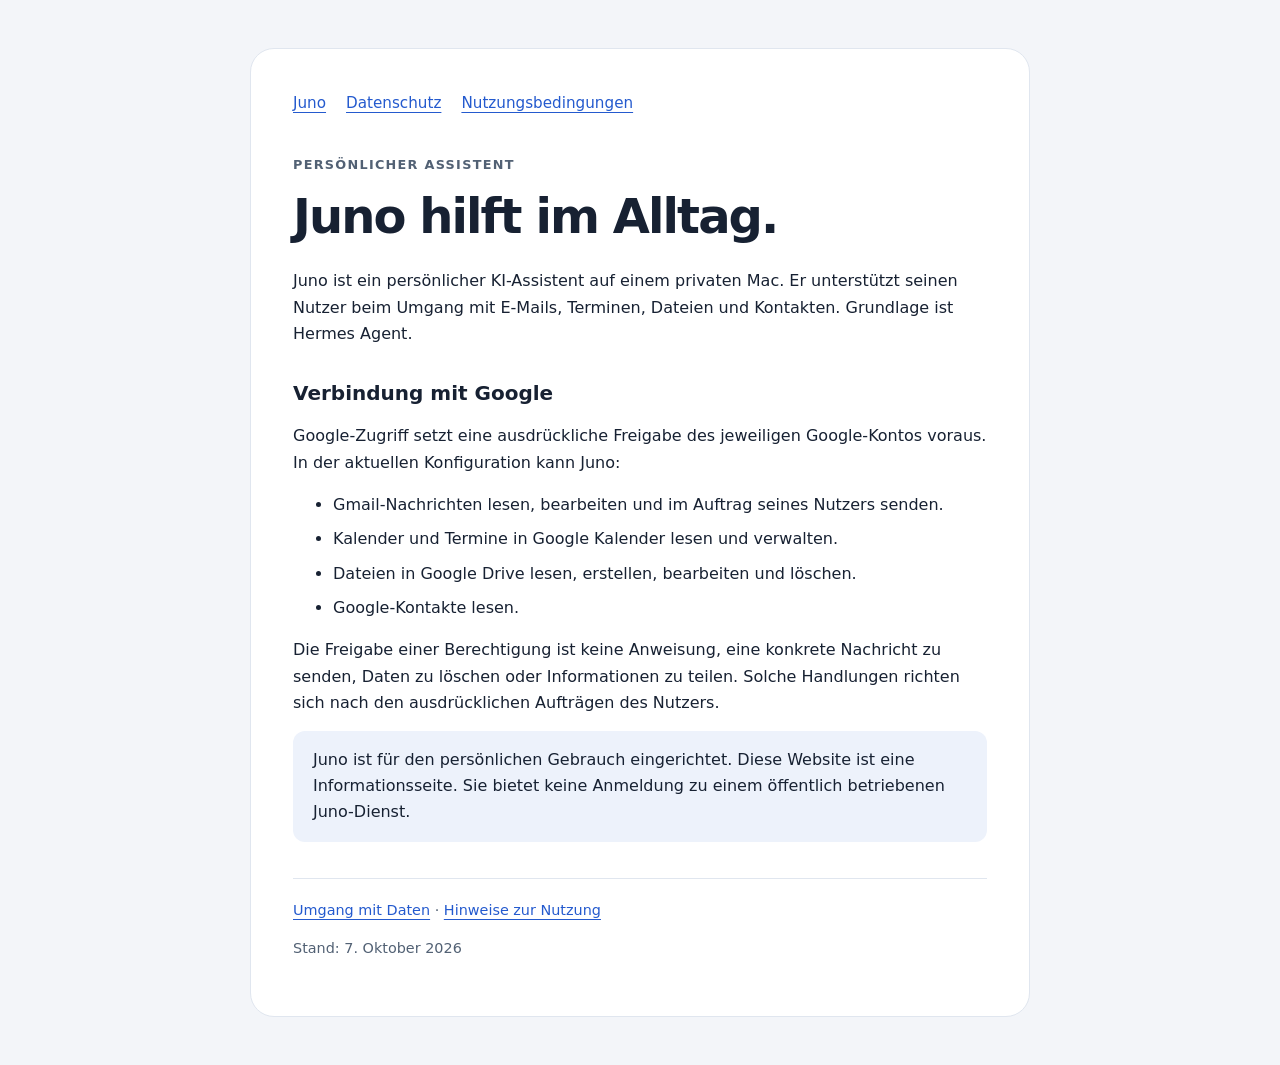
<file: index.html>
<!doctype html>
<html lang="de"><head><meta charset="utf-8"><meta name="viewport" content="width=device-width,initial-scale=1"><meta name="description" content="Juno ist ein persönlicher Assistent auf einem privaten Mac mit ausdrücklich freigegebenem Zugriff auf Google-Dienste."><title>Juno · Persönlicher Assistent</title><link rel="stylesheet" href="styles.css"></head><body><main>
<nav aria-label="Navigation"><a href="index.html" aria-current="page">Juno</a><a href="datenschutz.html">Datenschutz</a><a href="nutzung.html">Nutzungsbedingungen</a></nav>
<p class="label">Persönlicher Assistent</p><h1>Juno hilft im Alltag.</h1>
<p>Juno ist ein persönlicher KI-Assistent auf einem privaten Mac. Er unterstützt seinen Nutzer beim Umgang mit E-Mails, Terminen, Dateien und Kontakten. Grundlage ist Hermes Agent.</p>
<h2>Verbindung mit Google</h2>
<p>Google-Zugriff setzt eine ausdrückliche Freigabe des jeweiligen Google-Kontos voraus. In der aktuellen Konfiguration kann Juno:</p>
<ul><li>Gmail-Nachrichten lesen, bearbeiten und im Auftrag seines Nutzers senden.</li><li>Kalender und Termine in Google Kalender lesen und verwalten.</li><li>Dateien in Google Drive lesen, erstellen, bearbeiten und löschen.</li><li>Google-Kontakte lesen.</li></ul>
<p>Die Freigabe einer Berechtigung ist keine Anweisung, eine konkrete Nachricht zu senden, Daten zu löschen oder Informationen zu teilen. Solche Handlungen richten sich nach den ausdrücklichen Aufträgen des Nutzers.</p>
<p class="note">Juno ist für den persönlichen Gebrauch eingerichtet. Diese Website ist eine Informationsseite. Sie bietet keine Anmeldung zu einem öffentlich betriebenen Juno-Dienst.</p>
<footer><a href="datenschutz.html">Umgang mit Daten</a> · <a href="nutzung.html">Hinweise zur Nutzung</a><p>Stand: 7. Oktober 2026</p></footer>
</main></body></html>
</file>
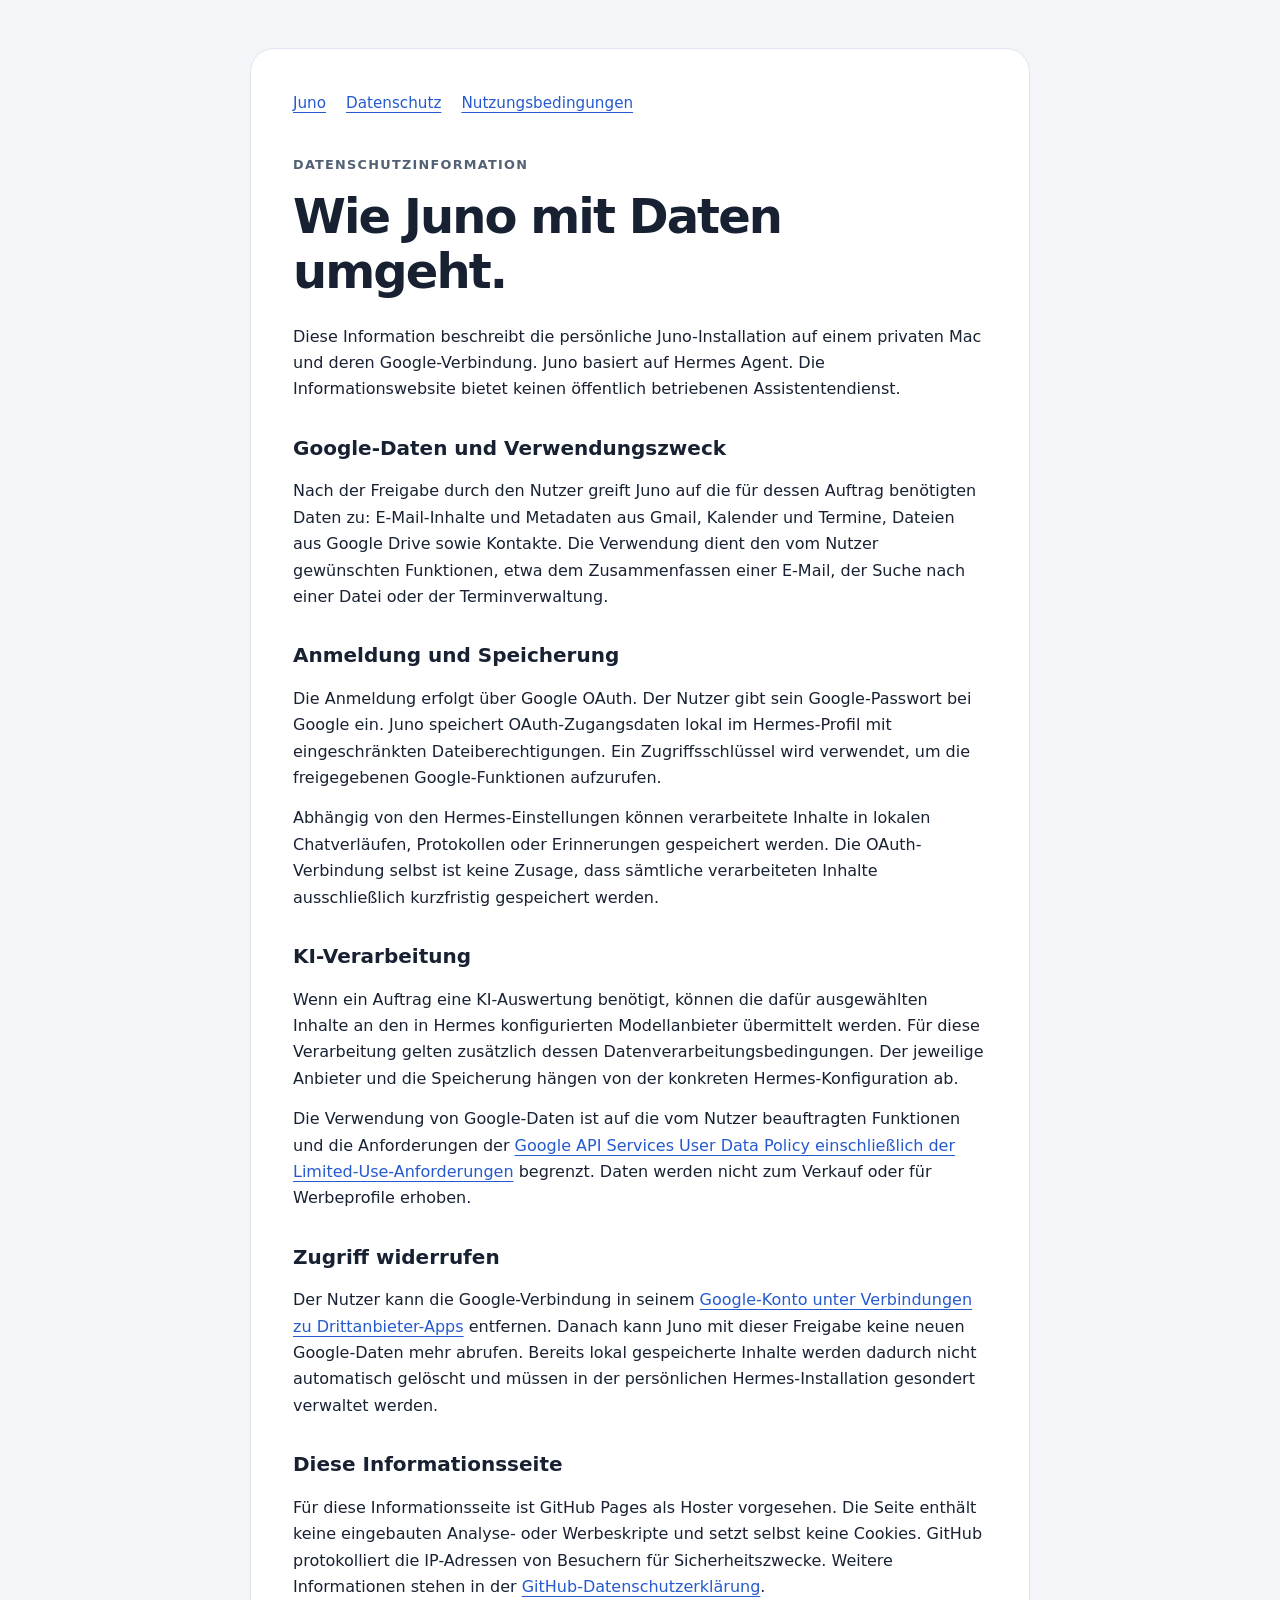
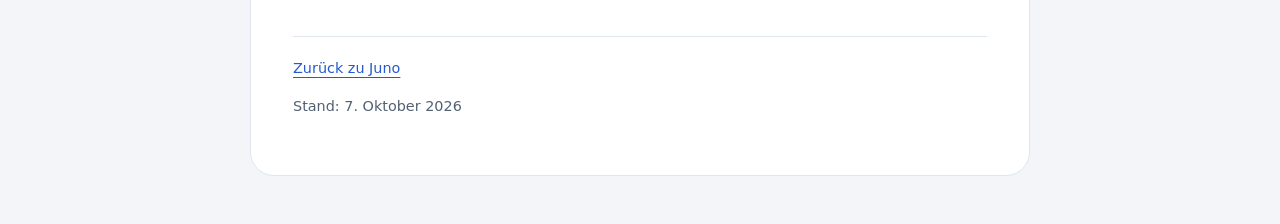
<file: datenschutz.html>
<!doctype html>
<html lang="de"><head><meta charset="utf-8"><meta name="viewport" content="width=device-width,initial-scale=1"><title>Juno · Datenschutz</title><link rel="stylesheet" href="styles.css"></head><body><main>
<nav aria-label="Navigation"><a href="index.html">Juno</a><a href="datenschutz.html" aria-current="page">Datenschutz</a><a href="nutzung.html">Nutzungsbedingungen</a></nav>
<p class="label">Datenschutzinformation</p><h1>Wie Juno mit Daten umgeht.</h1>
<p>Diese Information beschreibt die persönliche Juno-Installation auf einem privaten Mac und deren Google-Verbindung. Juno basiert auf Hermes Agent. Die Informationswebsite bietet keinen öffentlich betriebenen Assistentendienst.</p>
<h2>Google-Daten und Verwendungszweck</h2>
<p>Nach der Freigabe durch den Nutzer greift Juno auf die für dessen Auftrag benötigten Daten zu: E-Mail-Inhalte und Metadaten aus Gmail, Kalender und Termine, Dateien aus Google Drive sowie Kontakte. Die Verwendung dient den vom Nutzer gewünschten Funktionen, etwa dem Zusammenfassen einer E-Mail, der Suche nach einer Datei oder der Terminverwaltung.</p>
<h2>Anmeldung und Speicherung</h2>
<p>Die Anmeldung erfolgt über Google OAuth. Der Nutzer gibt sein Google-Passwort bei Google ein. Juno speichert OAuth-Zugangsdaten lokal im Hermes-Profil mit eingeschränkten Dateiberechtigungen. Ein Zugriffsschlüssel wird verwendet, um die freigegebenen Google-Funktionen aufzurufen.</p>
<p>Abhängig von den Hermes-Einstellungen können verarbeitete Inhalte in lokalen Chatverläufen, Protokollen oder Erinnerungen gespeichert werden. Die OAuth-Verbindung selbst ist keine Zusage, dass sämtliche verarbeiteten Inhalte ausschließlich kurzfristig gespeichert werden.</p>
<h2>KI-Verarbeitung</h2>
<p>Wenn ein Auftrag eine KI-Auswertung benötigt, können die dafür ausgewählten Inhalte an den in Hermes konfigurierten Modellanbieter übermittelt werden. Für diese Verarbeitung gelten zusätzlich dessen Datenverarbeitungsbedingungen. Der jeweilige Anbieter und die Speicherung hängen von der konkreten Hermes-Konfiguration ab.</p>
<p>Die Verwendung von Google-Daten ist auf die vom Nutzer beauftragten Funktionen und die Anforderungen der <a href="https://developers.google.com/terms/api-services-user-data-policy">Google API Services User Data Policy einschließlich der Limited-Use-Anforderungen</a> begrenzt. Daten werden nicht zum Verkauf oder für Werbeprofile erhoben.</p>
<h2>Zugriff widerrufen</h2>
<p>Der Nutzer kann die Google-Verbindung in seinem <a href="https://myaccount.google.com/connections">Google-Konto unter Verbindungen zu Drittanbieter-Apps</a> entfernen. Danach kann Juno mit dieser Freigabe keine neuen Google-Daten mehr abrufen. Bereits lokal gespeicherte Inhalte werden dadurch nicht automatisch gelöscht und müssen in der persönlichen Hermes-Installation gesondert verwaltet werden.</p>
<h2>Diese Informationsseite</h2>
<p>Für diese Informationsseite ist GitHub Pages als Hoster vorgesehen. Die Seite enthält keine eingebauten Analyse- oder Werbeskripte und setzt selbst keine Cookies. GitHub protokolliert die IP-Adressen von Besuchern für Sicherheitszwecke. Weitere Informationen stehen in der <a href="https://docs.github.com/en/site-policy/privacy-policies/github-general-privacy-statement">GitHub-Datenschutzerklärung</a>.</p>
<footer><a href="index.html">Zurück zu Juno</a><p>Stand: 7. Oktober 2026</p></footer>
</main></body></html>
</file>
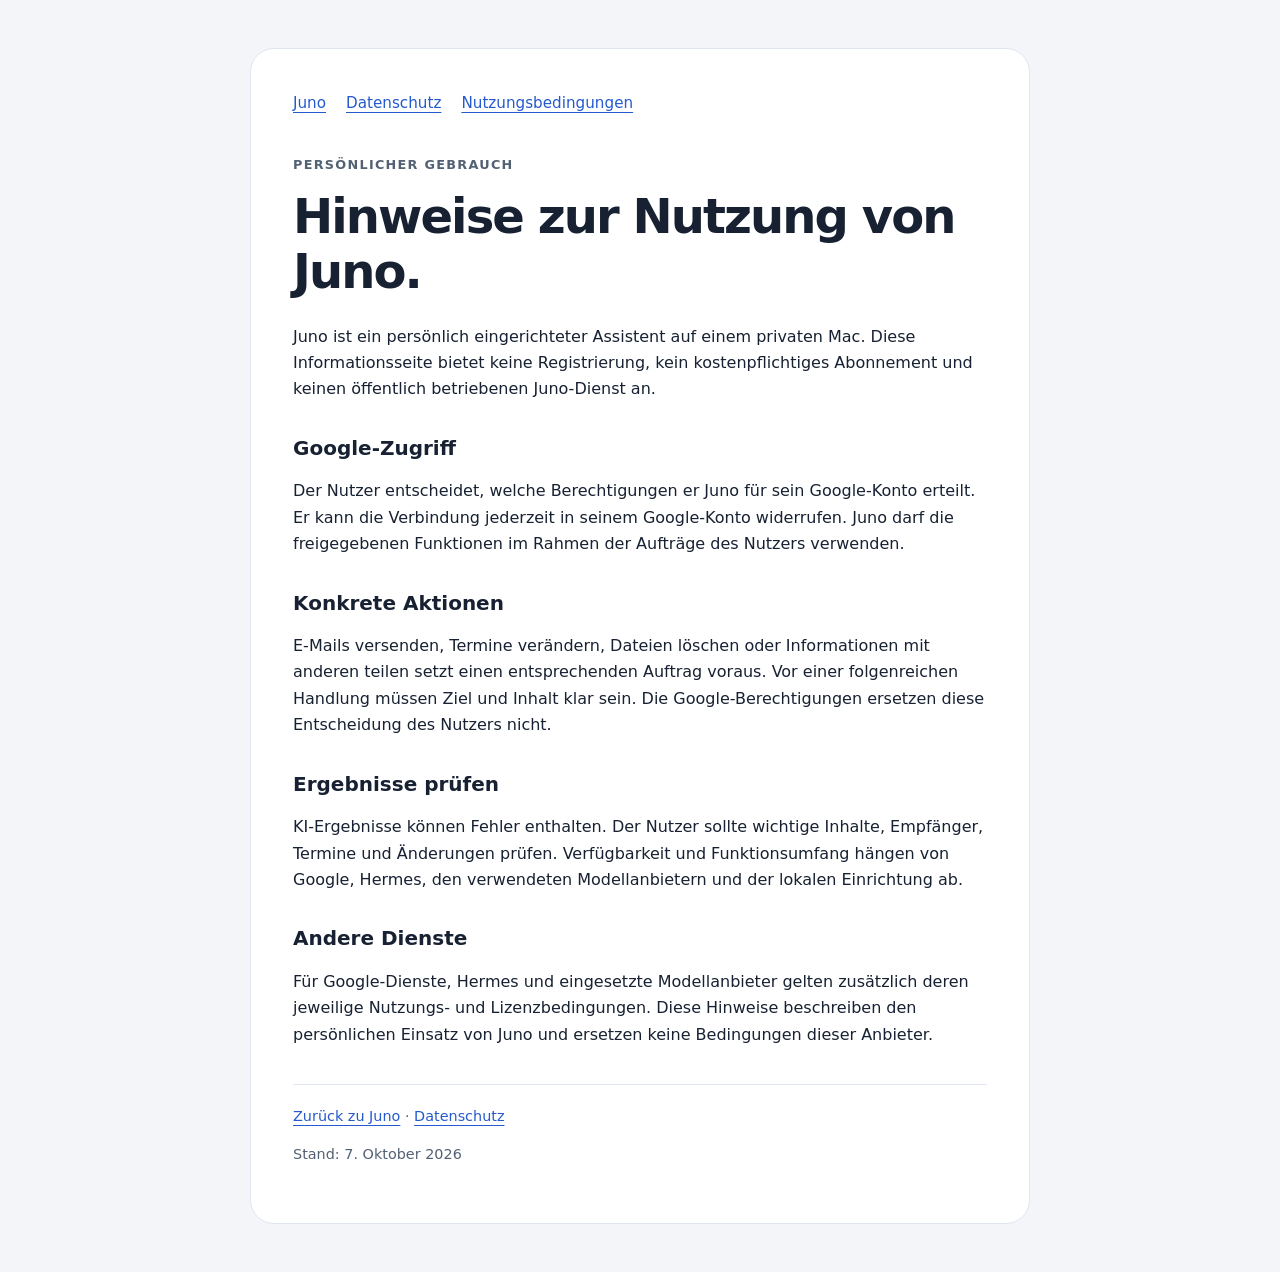
<file: nutzung.html>
<!doctype html>
<html lang="de"><head><meta charset="utf-8"><meta name="viewport" content="width=device-width,initial-scale=1"><title>Juno · Nutzungsbedingungen</title><link rel="stylesheet" href="styles.css"></head><body><main>
<nav aria-label="Navigation"><a href="index.html">Juno</a><a href="datenschutz.html">Datenschutz</a><a href="nutzung.html" aria-current="page">Nutzungsbedingungen</a></nav>
<p class="label">Persönlicher Gebrauch</p><h1>Hinweise zur Nutzung von Juno.</h1>
<p>Juno ist ein persönlich eingerichteter Assistent auf einem privaten Mac. Diese Informationsseite bietet keine Registrierung, kein kostenpflichtiges Abonnement und keinen öffentlich betriebenen Juno-Dienst an.</p>
<h2>Google-Zugriff</h2>
<p>Der Nutzer entscheidet, welche Berechtigungen er Juno für sein Google-Konto erteilt. Er kann die Verbindung jederzeit in seinem Google-Konto widerrufen. Juno darf die freigegebenen Funktionen im Rahmen der Aufträge des Nutzers verwenden.</p>
<h2>Konkrete Aktionen</h2>
<p>E-Mails versenden, Termine verändern, Dateien löschen oder Informationen mit anderen teilen setzt einen entsprechenden Auftrag voraus. Vor einer folgenreichen Handlung müssen Ziel und Inhalt klar sein. Die Google-Berechtigungen ersetzen diese Entscheidung des Nutzers nicht.</p>
<h2>Ergebnisse prüfen</h2>
<p>KI-Ergebnisse können Fehler enthalten. Der Nutzer sollte wichtige Inhalte, Empfänger, Termine und Änderungen prüfen. Verfügbarkeit und Funktionsumfang hängen von Google, Hermes, den verwendeten Modellanbietern und der lokalen Einrichtung ab.</p>
<h2>Andere Dienste</h2>
<p>Für Google-Dienste, Hermes und eingesetzte Modellanbieter gelten zusätzlich deren jeweilige Nutzungs- und Lizenzbedingungen. Diese Hinweise beschreiben den persönlichen Einsatz von Juno und ersetzen keine Bedingungen dieser Anbieter.</p>
<footer><a href="index.html">Zurück zu Juno</a> · <a href="datenschutz.html">Datenschutz</a><p>Stand: 7. Oktober 2026</p></footer>
</main></body></html>
</file>
<file: styles.css>
:root{color-scheme:light dark;font-family:system-ui,-apple-system,BlinkMacSystemFont,"Segoe UI",sans-serif;line-height:1.65;color:#172132;background:#f3f5f9}*{box-sizing:border-box}body{margin:0;padding:48px 22px}main{max-width:780px;margin:auto;padding:42px;background:#fff;border:1px solid #e0e6ef;border-radius:24px}nav{display:flex;gap:20px;flex-wrap:wrap;margin:0 0 38px;font-size:.95rem}a{color:#245ace;text-underline-offset:4px}h1{font-size:clamp(2rem,6vw,3rem);line-height:1.15;letter-spacing:-.04em;margin:0 0 24px}h2{font-size:1.25rem;line-height:1.35;margin-top:32px}p{margin:14px 0}li{margin:8px 0}.label{font-size:.8rem;letter-spacing:.1em;text-transform:uppercase;color:#526174;font-weight:700}.note{padding:16px 20px;background:#edf2fb;border-radius:12px}footer{margin-top:36px;padding-top:20px;border-top:1px solid #e0e6ef;font-size:.9rem;color:#526174}@media(max-width:560px){body{padding:20px 14px}main{padding:28px 22px}}@media(prefers-color-scheme:dark){:root{color:#e9eef6;background:#111721}main{background:#192230;border-color:#303c50}a{color:#a0bcff}.label,footer{color:#a7b3c8}.note{background:#24334c}footer{border-color:#303c50}}
</file>
